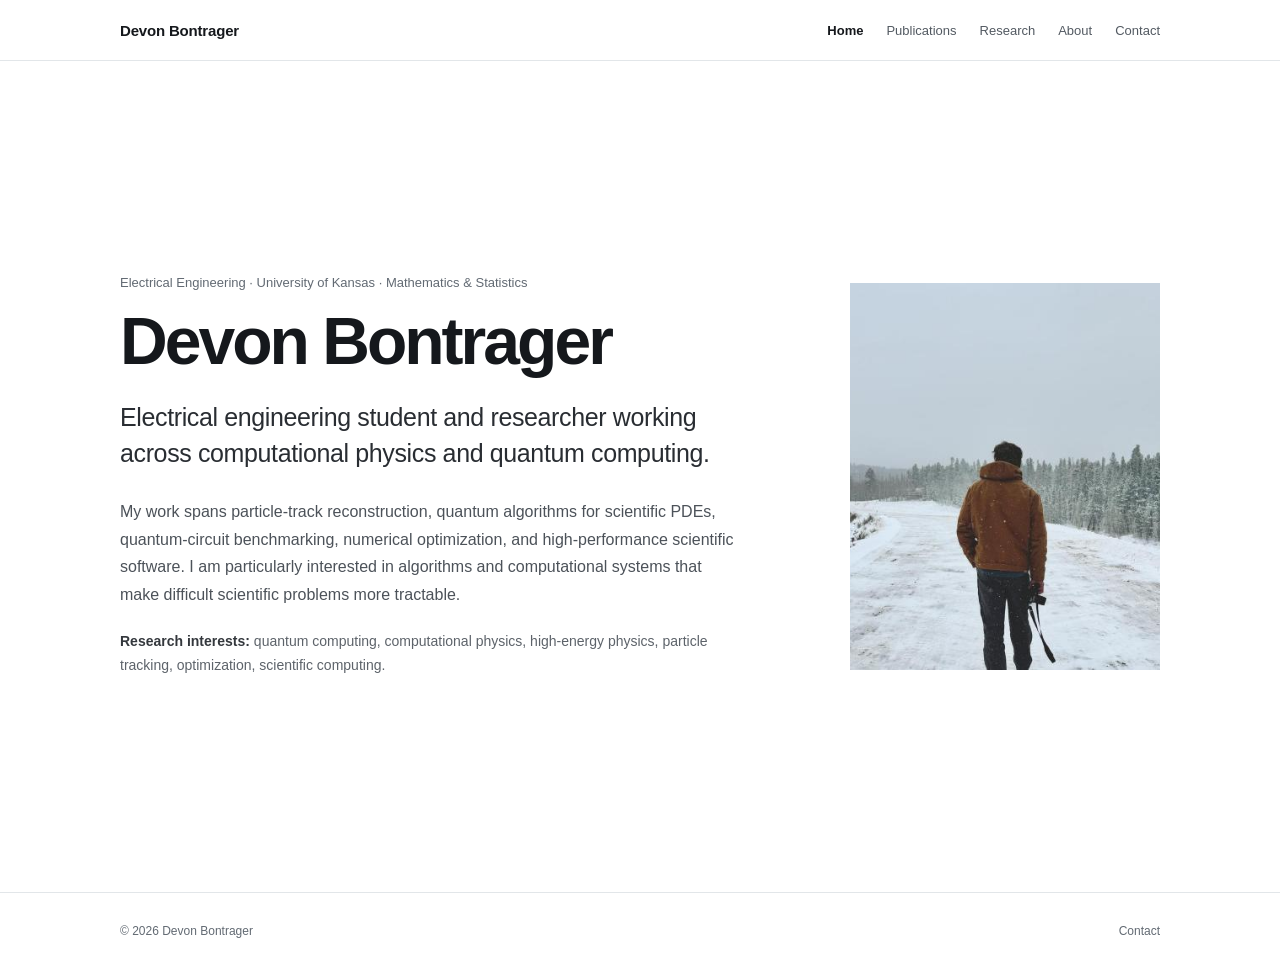
<file: index.html>
<!doctype html>
<html lang="en">
<head>
  <meta charset="utf-8" />
  <meta name="viewport" content="width=device-width, initial-scale=1, viewport-fit=cover" />
  <meta name="theme-color" content="#ffffff" />
  <title>Devon Bontrager</title>
  <meta id="meta-description" name="description" content="Devon Bontrager — research and engineering." />
  <link id="canonical-url" rel="canonical" href="https://dbontr.github.io/" />
  <link rel="stylesheet" href="assets/css/portfolio-core.css" />
  <link rel="stylesheet" href="assets/css/portfolio-sections.css" />
  <link rel="icon" href="assets/images/favicon.svg?v=20260908db3" type="image/svg+xml" />
  <link rel="icon" href="assets/images/favicon.png?v=20260908db3" type="image/png" sizes="512x512" />
  <link rel="shortcut icon" href="assets/images/favicon.ico?v=20260908db3" />
  <link rel="apple-touch-icon" href="assets/images/favicon.png?v=20260908db3" />
</head>
<body data-page="home">
  <a class="skip-link" href="#main">Skip to content</a>
  <div id="site-header"></div>
  <main id="main" class="page-shell" aria-live="polite"></main>
  <div id="site-footer"></div>
  <noscript><main class="page-shell page-main"><p>This site loads its content from JSON and requires JavaScript.</p></main></noscript>
  <script src="assets/js/portfolio-content.js" defer></script>
</body>
</html>
</file>
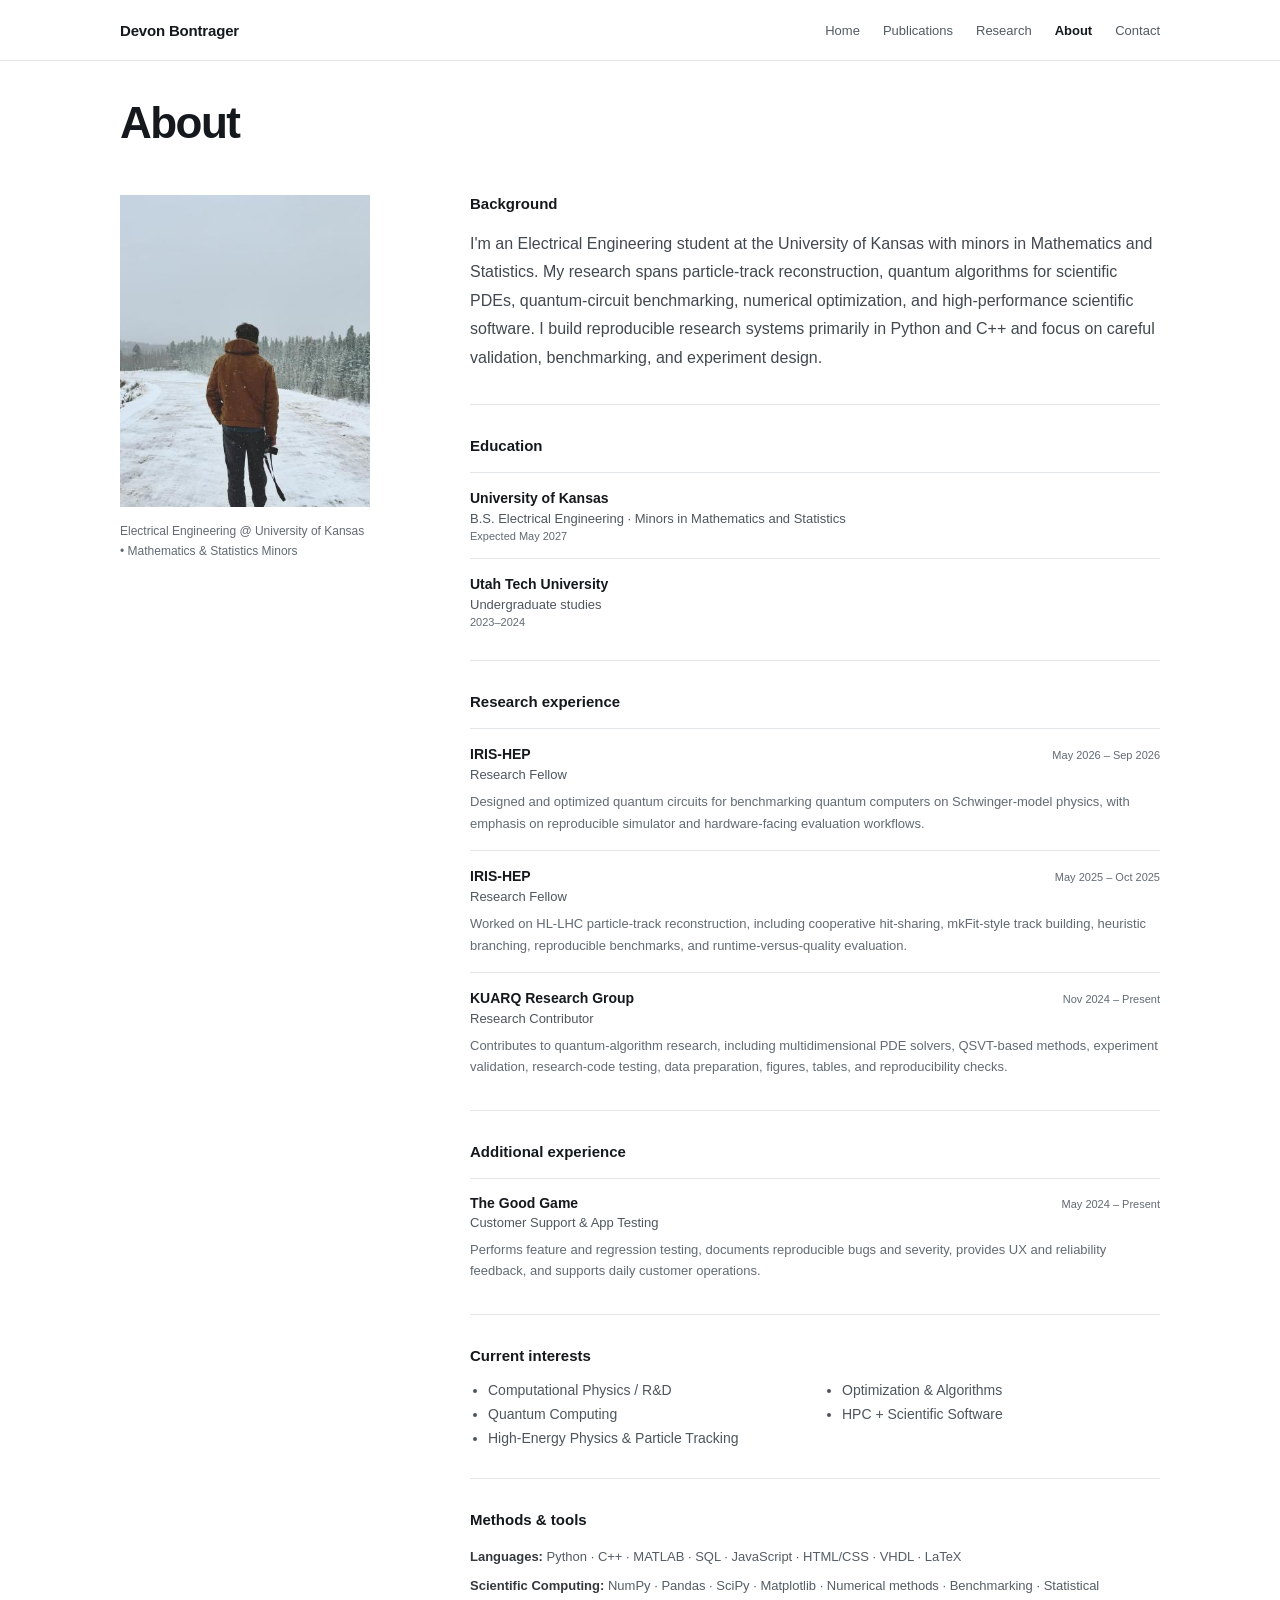
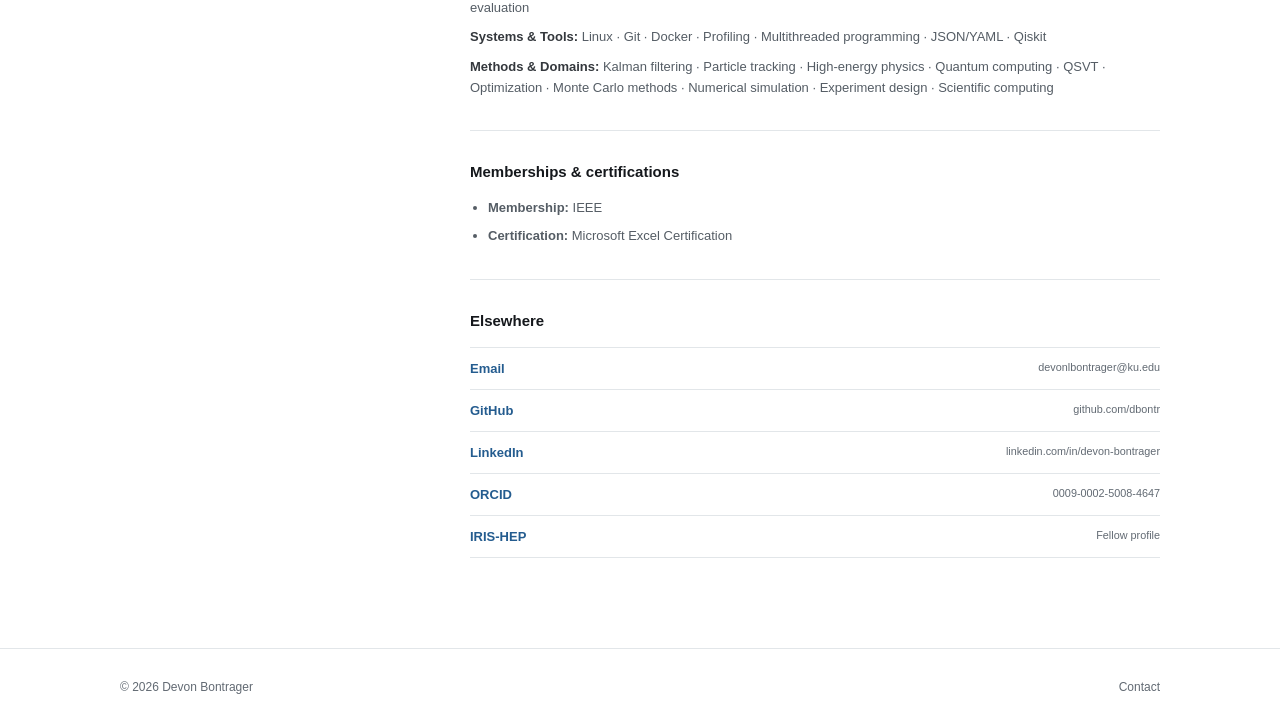
<file: about.html>
<!doctype html>
<html lang="en">
<head>
  <meta charset="utf-8" />
  <meta name="viewport" content="width=device-width, initial-scale=1, viewport-fit=cover" />
  <meta name="theme-color" content="#ffffff" />
  <title>About — Devon Bontrager</title>
  <meta id="meta-description" name="description" content="About Devon Bontrager." />
  <link id="canonical-url" rel="canonical" href="https://dbontr.github.io/about.html" />
  <link rel="stylesheet" href="assets/css/portfolio-core.css" />
  <link rel="stylesheet" href="assets/css/portfolio-sections.css" />
  <link rel="icon" href="assets/images/favicon.svg?v=20260908db3" type="image/svg+xml" />
  <link rel="icon" href="assets/images/favicon.png?v=20260908db3" type="image/png" sizes="512x512" />
  <link rel="shortcut icon" href="assets/images/favicon.ico?v=20260908db3" />
  <link rel="apple-touch-icon" href="assets/images/favicon.png?v=20260908db3" />
</head>
<body data-page="about">
  <a class="skip-link" href="#main">Skip to content</a>
  <div id="site-header"></div>
  <main id="main" class="page-shell page-main" aria-live="polite"></main>
  <div id="site-footer"></div>
  <noscript><main class="page-shell page-main"><p>This site loads its content from JSON and requires JavaScript.</p></main></noscript>
  <script src="assets/js/portfolio-content.js" defer></script>
</body>
</html>
</file>
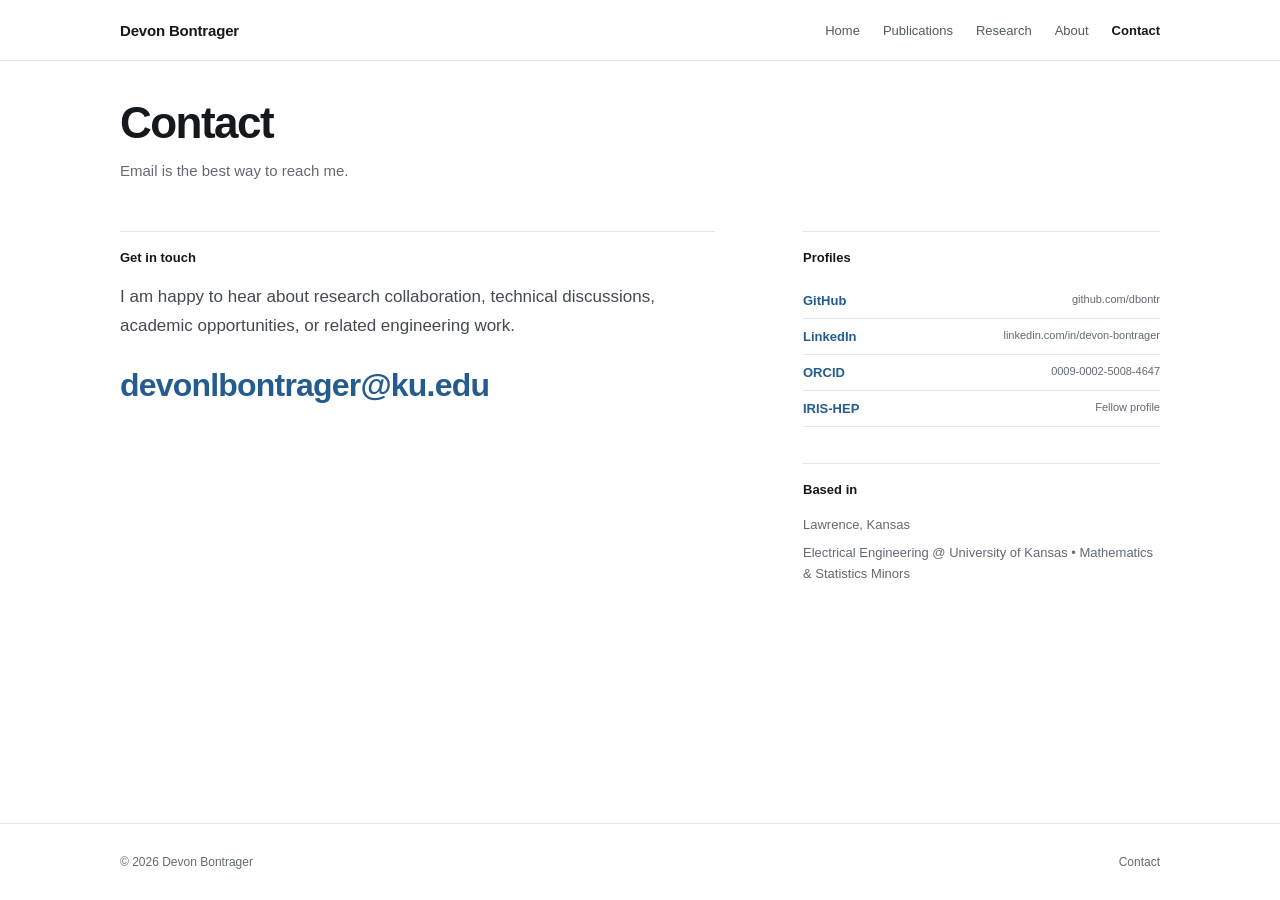
<file: contact.html>
<!doctype html>
<html lang="en">
<head>
  <meta charset="utf-8" />
  <meta name="viewport" content="width=device-width, initial-scale=1, viewport-fit=cover" />
  <meta name="theme-color" content="#ffffff" />
  <title>Contact — Devon Bontrager</title>
  <meta id="meta-description" name="description" content="Contact Devon Bontrager." />
  <link id="canonical-url" rel="canonical" href="https://dbontr.github.io/contact.html" />
  <link rel="stylesheet" href="assets/css/portfolio-core.css" />
  <link rel="stylesheet" href="assets/css/portfolio-sections.css" />
  <link rel="icon" href="assets/images/favicon.svg?v=20260908db3" type="image/svg+xml" />
  <link rel="icon" href="assets/images/favicon.png?v=20260908db3" type="image/png" sizes="512x512" />
  <link rel="shortcut icon" href="assets/images/favicon.ico?v=20260908db3" />
  <link rel="apple-touch-icon" href="assets/images/favicon.png?v=20260908db3" />
</head>
<body data-page="contact">
  <a class="skip-link" href="#main">Skip to content</a>
  <div id="site-header"></div>
  <main id="main" class="page-shell page-main" aria-live="polite"></main>
  <div id="site-footer"></div>
  <noscript><main class="page-shell page-main"><p>This site loads its content from JSON and requires JavaScript.</p></main></noscript>
  <script src="assets/js/portfolio-content.js" defer></script>
</body>
</html>
</file>
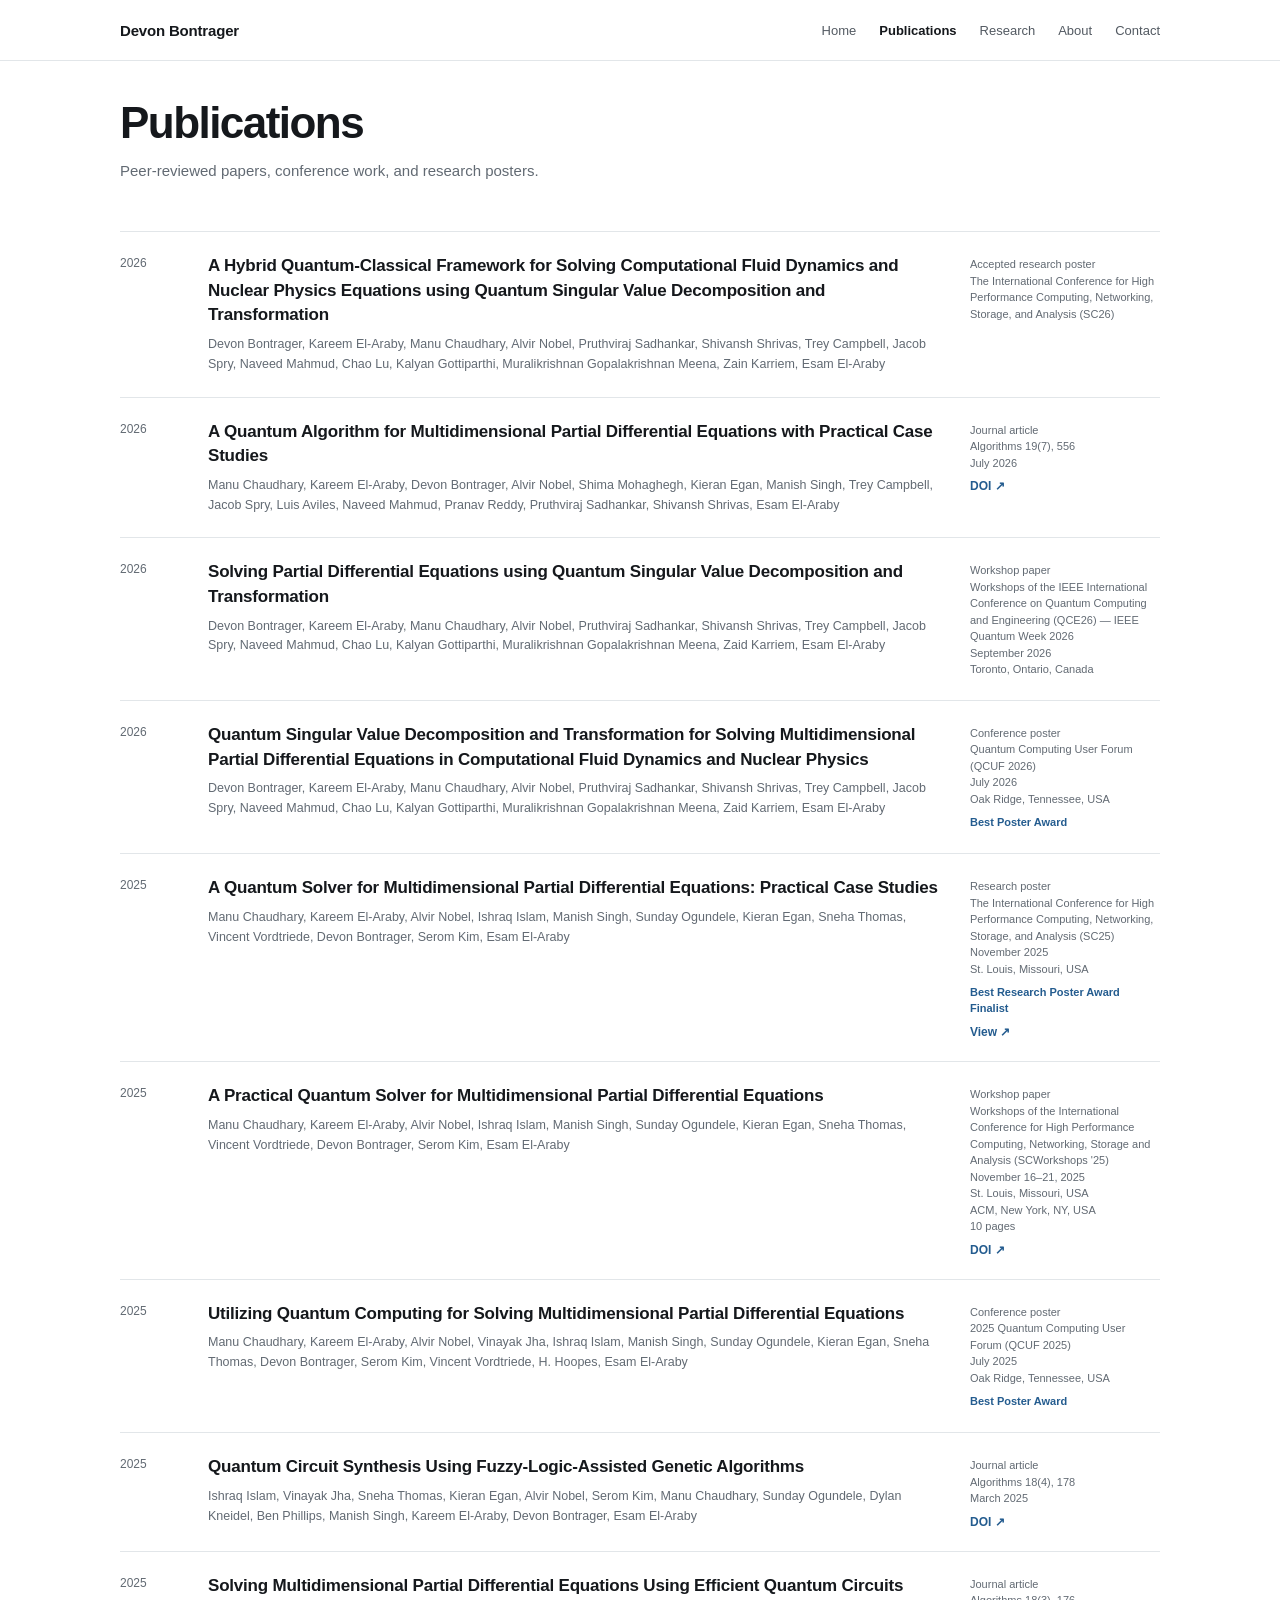
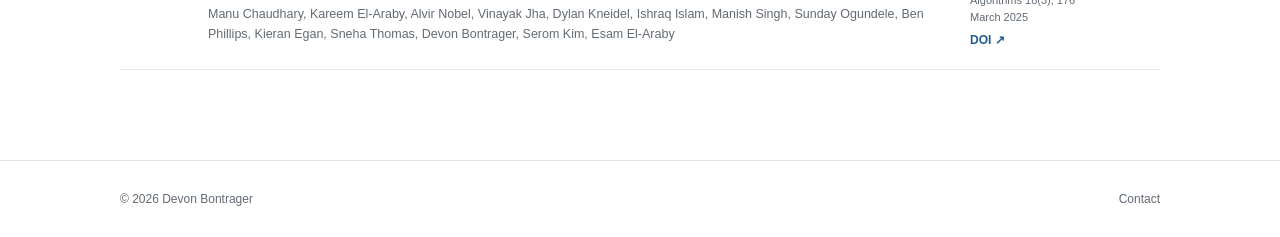
<file: publications.html>
<!doctype html>
<html lang="en">
<head>
  <meta charset="utf-8" />
  <meta name="viewport" content="width=device-width, initial-scale=1, viewport-fit=cover" />
  <meta name="theme-color" content="#ffffff" />
  <title>Publications — Devon Bontrager</title>
  <meta id="meta-description" name="description" content="Publications by Devon Bontrager." />
  <link id="canonical-url" rel="canonical" href="https://dbontr.github.io/publications.html" />
  <link rel="stylesheet" href="assets/css/portfolio-core.css" />
  <link rel="stylesheet" href="assets/css/portfolio-sections.css" />
  <link rel="icon" href="assets/images/favicon.svg?v=20260908db3" type="image/svg+xml" />
  <link rel="icon" href="assets/images/favicon.png?v=20260908db3" type="image/png" sizes="512x512" />
  <link rel="shortcut icon" href="assets/images/favicon.ico?v=20260908db3" />
  <link rel="apple-touch-icon" href="assets/images/favicon.png?v=20260908db3" />
</head>
<body data-page="publications">
  <a class="skip-link" href="#main">Skip to content</a>
  <div id="site-header"></div>
  <main id="main" class="page-shell page-main" aria-live="polite"></main>
  <div id="site-footer"></div>
  <noscript><main class="page-shell page-main"><p>This site loads its content from JSON and requires JavaScript.</p></main></noscript>
  <script src="assets/js/portfolio-content.js" defer></script>
</body>
</html>
</file>
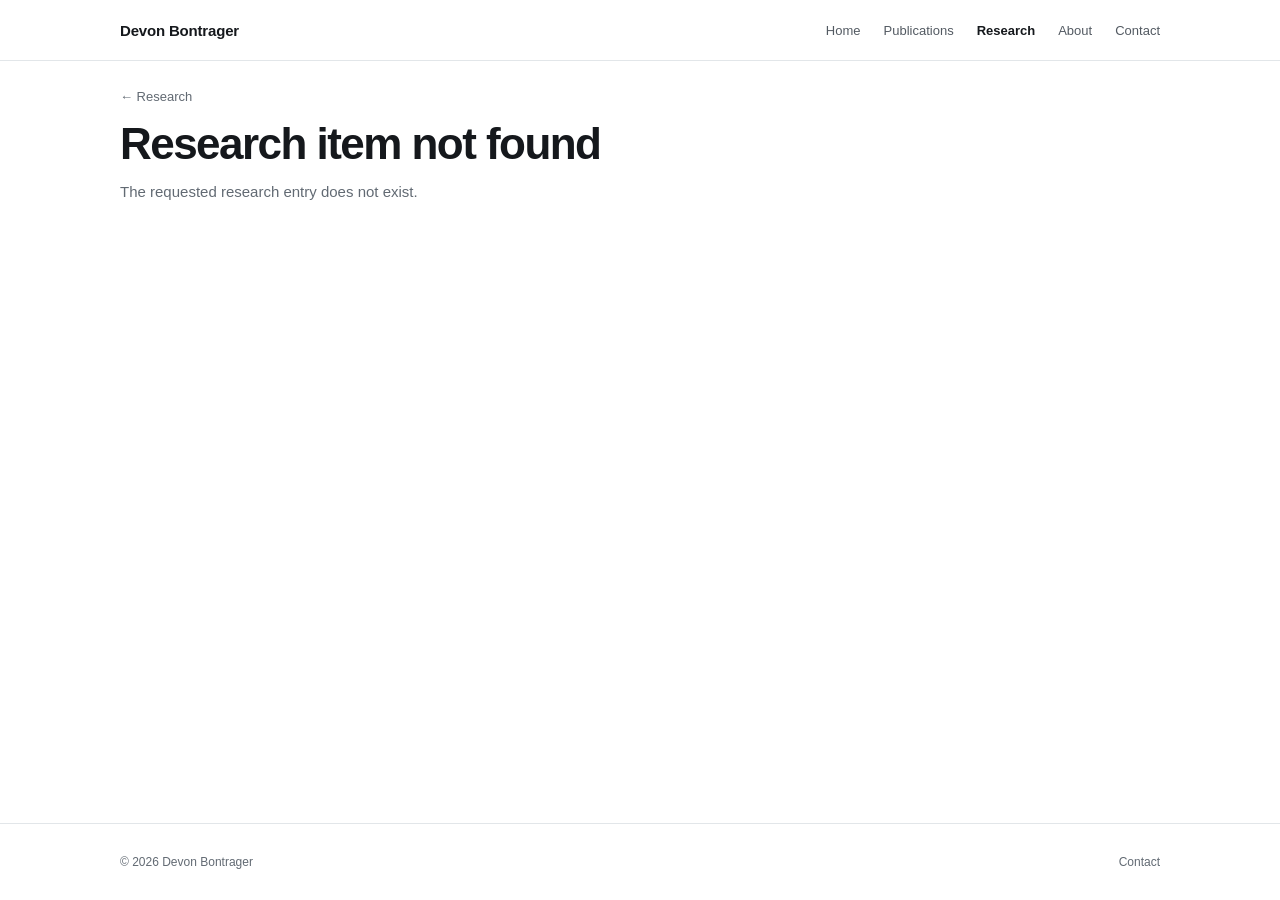
<file: research-item.html>
<!doctype html>
<html lang="en">
<head>
  <meta charset="utf-8" />
  <meta name="viewport" content="width=device-width, initial-scale=1, viewport-fit=cover" />
  <meta name="theme-color" content="#ffffff" />
  <title>Research — Devon Bontrager</title>
  <meta id="meta-description" name="description" content="Research by Devon Bontrager." />
  <link id="canonical-url" rel="canonical" href="https://dbontr.github.io/research-item.html" />
  <link rel="stylesheet" href="assets/css/portfolio-core.css" />
  <link rel="stylesheet" href="assets/css/portfolio-sections.css" />
  <link rel="icon" href="assets/images/favicon.svg?v=20260908db3" type="image/svg+xml" />
  <link rel="icon" href="assets/images/favicon.png?v=20260908db3" type="image/png" sizes="512x512" />
  <link rel="shortcut icon" href="assets/images/favicon.ico?v=20260908db3" />
  <link rel="apple-touch-icon" href="assets/images/favicon.png?v=20260908db3" />
</head>
<body data-page="research-item">
  <a class="skip-link" href="#main">Skip to content</a>
  <div id="site-header"></div>
  <main id="main" class="page-shell page-main" aria-live="polite"></main>
  <div id="site-footer"></div>
  <noscript><main class="page-shell page-main"><p>This site loads its content from JSON and requires JavaScript.</p></main></noscript>
  <script src="assets/js/portfolio-content.js" defer></script>
</body>
</html>
</file>
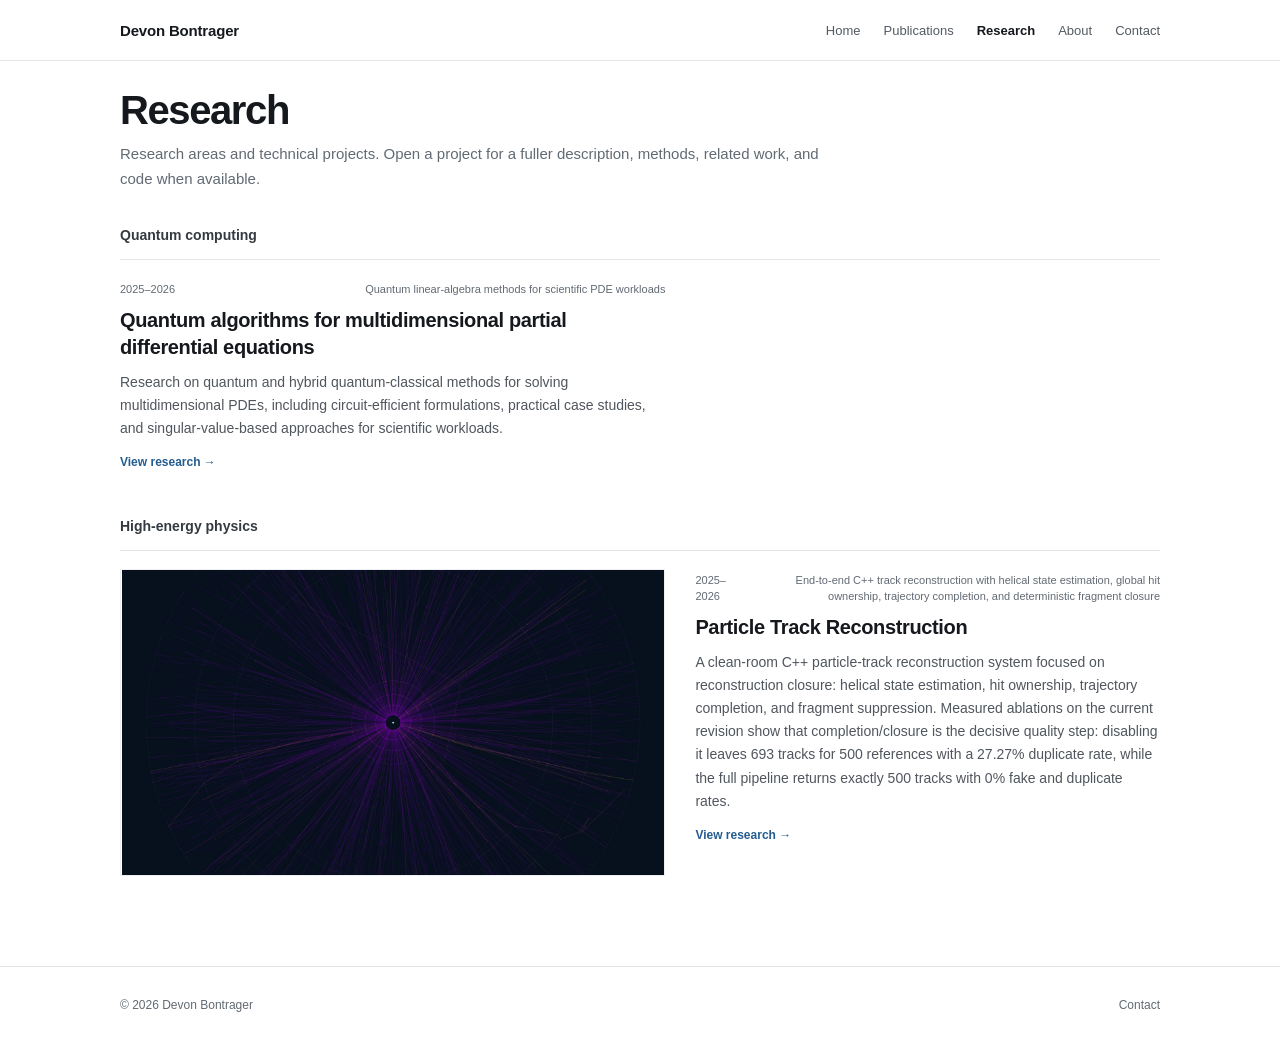
<file: research.html>
<!doctype html>
<html lang="en">
<head>
  <meta charset="utf-8" />
  <meta name="viewport" content="width=device-width, initial-scale=1, viewport-fit=cover" />
  <meta name="theme-color" content="#ffffff" />
  <title>Research — Devon Bontrager</title>
  <meta id="meta-description" name="description" content="Research by Devon Bontrager." />
  <link id="canonical-url" rel="canonical" href="https://dbontr.github.io/research.html" />
  <link rel="stylesheet" href="assets/css/portfolio-core.css" />
  <link rel="stylesheet" href="assets/css/portfolio-sections.css" />
  <link rel="icon" href="assets/images/favicon.svg?v=20260908db3" type="image/svg+xml" />
  <link rel="icon" href="assets/images/favicon.png?v=20260908db3" type="image/png" sizes="512x512" />
  <link rel="shortcut icon" href="assets/images/favicon.ico?v=20260908db3" />
  <link rel="apple-touch-icon" href="assets/images/favicon.png?v=20260908db3" />
</head>
<body data-page="research">
  <a class="skip-link" href="#main">Skip to content</a>
  <div id="site-header"></div>
  <main id="main" class="page-shell page-main" aria-live="polite"></main>
  <div id="site-footer"></div>
  <noscript><main class="page-shell page-main"><p>This site loads its content from JSON and requires JavaScript.</p></main></noscript>
  <script src="assets/js/portfolio-content.js" defer></script>
</body>
</html>
</file>
<file: assets/css/portfolio-core.css>
:root{
  --bg:#ffffff;
  --text:#15181c;
  --muted:#626a73;
  --line:#e2e6e9;
  --soft:#f5f7f9;
  --accent:#245c8f;
  --accent-dark:#173f67;
  --max:1040px;
  --pad:clamp(22px,4.5vw,52px);
  --sans:ui-sans-serif,-apple-system,BlinkMacSystemFont,"Segoe UI",Helvetica,Arial,sans-serif;
}

*{box-sizing:border-box}
html{scroll-behavior:smooth;background:var(--bg)}
body{min-height:100vh;margin:0;background:var(--bg);color:var(--text);font-family:var(--sans);display:flex;flex-direction:column;-webkit-font-smoothing:antialiased;text-rendering:optimizeLegibility}
main{flex:1}
img{display:block;max-width:100%}
::selection{background:#dce8f2;color:var(--text)}
a{color:inherit;text-decoration:none}
a:focus-visible{outline:2px solid var(--accent);outline-offset:3px}

.page-shell{width:min(calc(100% - (var(--pad) * 2)),var(--max));margin-inline:auto}
.skip-link{position:fixed;left:16px;top:12px;z-index:50;padding:9px 12px;background:var(--text);color:#fff;transform:translateY(-150%)}
.skip-link:focus{transform:none}

.site-header{border-bottom:1px solid var(--line);background:rgba(255,255,255,.98)}
.header-inner{min-height:60px;display:flex;align-items:center;justify-content:space-between;gap:32px}
.identity{font-size:15px;font-weight:650;letter-spacing:-.012em;white-space:nowrap}
.site-nav{display:flex;align-items:center;gap:23px;flex-wrap:wrap}
.site-nav a{font-size:13px;color:#535a62}
.site-nav a:hover{color:var(--accent)}
.site-nav a[aria-current="page"]{color:var(--text);font-weight:650}

.home-hero{min-height:calc(100svh - 69px);display:grid;grid-template-columns:minmax(0,1fr) minmax(220px,310px);gap:clamp(56px,9vw,118px);align-items:center;padding:clamp(72px,10vw,126px) 0}
.home-copy{max-width:700px}
.intro-affiliation{margin:0 0 18px;font-size:13px;color:var(--muted)}
.home-copy h1{margin:0;font-size:clamp(46px,6vw,66px);line-height:1.03;font-weight:650;letter-spacing:-.045em}
.intro-role{margin:24px 0 0;max-width:690px;font-size:clamp(20px,2.2vw,25px);line-height:1.43;letter-spacing:-.015em;color:#292d32}
.intro-copy{margin:27px 0 0;max-width:680px;font-size:16px;line-height:1.72;color:#4c5259}
.intro-interests{margin:22px 0 0;max-width:720px;font-size:14px;line-height:1.7;color:#5d636a}
.intro-interests strong{color:#34383d;font-weight:600}
.home-portrait{margin:0;align-self:center}
.home-portrait img{width:100%;aspect-ratio:4/5;object-fit:cover;background:var(--soft)}

.page-main{padding-top:clamp(30px,3vw,42px);padding-bottom:clamp(64px,7vw,92px)}
.page-heading{max-width:760px;margin-bottom:clamp(34px,4vw,48px)}
.page-heading h1{margin:0;font-size:clamp(34px,4vw,44px);line-height:1.08;font-weight:650;letter-spacing:-.035em}
.page-heading p{margin:12px 0 0;max-width:720px;font-size:15px;line-height:1.62;color:var(--muted)}

.site-footer{border-top:1px solid var(--line)}
.footer-inner{min-height:76px;display:flex;align-items:center;justify-content:space-between;gap:24px;font-size:12px;color:var(--muted)}
.footer-inner a:hover{color:var(--accent)}

@media(max-width:760px){
  :root{--pad:20px}
  .header-inner{min-height:0;align-items:flex-start;padding-top:15px;padding-bottom:14px;flex-direction:column;gap:11px}
  .site-nav{gap:10px 17px}
  .site-nav a{font-size:12px}
  .home-hero{min-height:auto;grid-template-columns:1fr;gap:46px;padding:66px 0 80px}
  .home-copy h1{font-size:clamp(42px,12vw,58px)}
  .intro-role{font-size:20px}
  .intro-copy{font-size:15px}
  .home-portrait{width:min(72vw,300px)}
  .page-main{padding-top:30px;padding-bottom:64px}
  .page-heading h1{font-size:38px}
}

@media(max-width:430px){.site-nav{gap:9px 14px}.home-portrait{width:100%}}
@media(prefers-reduced-motion:reduce){html{scroll-behavior:auto}}
</file>
<file: assets/css/portfolio-sections.css>
﻿.publication-list{border-top:1px solid var(--line)}
.publication-item{display:grid;grid-template-columns:64px minmax(0,1fr) 190px;gap:24px;padding:22px 0;border-bottom:1px solid var(--line)}
.publication-index{font-size:12px;line-height:1.5;color:var(--muted);font-variant-numeric:tabular-nums}
.publication-title{margin:0;font-size:17px;line-height:1.45;font-weight:620;letter-spacing:-.012em}
.publication-meta{margin:7px 0 0;font-size:12.5px;line-height:1.58;color:var(--muted)}
.publication-side{display:flex;flex-direction:column;align-items:flex-start;gap:8px;padding-top:2px}
.publication-venue{font-size:11px;line-height:1.5;color:var(--muted)}
.publication-award{font-size:11px;line-height:1.45;font-weight:650;color:var(--accent)}
.publication-link{font-size:12px;font-weight:600;color:var(--accent)}
.publication-link:hover{text-decoration:underline;text-underline-offset:3px}

body[data-page="research"] .page-main{padding-top:clamp(24px,2.2vw,32px)}
body[data-page="research"] .page-heading{margin-bottom:clamp(28px,3vw,36px)}
body[data-page="research"] .page-heading h1{font-size:clamp(32px,3.6vw,40px)}
body[data-page="research"] .page-heading p{margin-top:10px}
.research-groups{display:grid;gap:48px}
.research-group-title{margin:0 0 16px;font-size:14px;font-weight:650;color:#343a40}
.research-grid{display:grid;grid-template-columns:1fr;gap:34px}
.research-card{display:grid;grid-template-columns:minmax(0,1.08fr) minmax(280px,.92fr);gap:30px;border-top:1px solid var(--line);padding-top:18px;align-items:start}
.research-card img{width:100%;aspect-ratio:16/9;object-fit:contain;background:#fff;border:1px solid #edf0f2}
.research-card-body{padding-top:4px}
.research-card-meta{display:flex;justify-content:space-between;gap:16px;margin-bottom:9px;color:var(--muted);font-size:11px;line-height:1.45}
.research-card-meta span:last-child{text-align:right}
.research-card h3{margin:0;font-size:20px;line-height:1.35;font-weight:640;letter-spacing:-.018em}
.research-card p{margin:10px 0 0;font-size:14px;line-height:1.65;color:#50565d}
.research-card-link{display:inline-block;margin-top:15px;font-size:12px;font-weight:620;color:var(--accent)}
.research-card:hover h3,.research-card:hover .research-card-link{color:var(--accent)}

.research-detail-page{padding-top:clamp(24px,2.2vw,32px)}
.back-link{margin:0 0 16px;font-size:13px;color:var(--muted)}
.back-link a:hover{color:var(--accent)}
.research-detail-header{max-width:960px;margin-bottom:22px}
.research-detail-meta{margin:0 0 8px;font-size:12px;color:var(--muted)}
.research-detail-header h1{margin:0;font-size:clamp(32px,3.8vw,42px);line-height:1.08;font-weight:650;letter-spacing:-.035em}
.research-detail-subtitle{margin:10px 0 0;max-width:820px;font-size:16px;line-height:1.48;color:#4b5158}
.research-detail-visual{margin:0 0 38px}
.research-detail-visual img{display:block;width:100%;max-height:620px;object-fit:contain;background:#fff;border:1px solid #edf0f2}
.research-detail-visual figcaption{margin-top:10px;font-size:11px;line-height:1.5;color:var(--muted)}
.research-detail-layout{display:grid;grid-template-columns:minmax(0,1fr) 220px;gap:64px;align-items:start}
.research-detail-body{max-width:720px}
.research-lede{margin:0 0 16px;font-size:16px;line-height:1.68;color:#363c42}
.research-detail-body section{margin-top:34px;padding-top:18px;border-top:1px solid var(--line)}
.research-detail-body h2{margin:0 0 18px;font-size:18px;font-weight:650;letter-spacing:-.015em}
.research-detail-body p,.research-detail-body li{font-size:14px;line-height:1.75;color:#50565d}
.research-detail-body ul{padding-left:20px;margin:14px 0 0}
.research-detail-aside{display:grid;gap:34px;position:sticky;top:28px}
.research-detail-aside>div{padding-top:13px;border-top:1px solid var(--line)}
.aside-label{display:block;margin-bottom:10px;font-size:11px;font-weight:650;color:#343a40}
.research-detail-aside p{margin:0;font-size:12px;line-height:1.65;color:var(--muted)}
.detail-links{display:grid;gap:8px}
.detail-links a{font-size:12px;font-weight:620;color:var(--accent)}
.related-publications{display:grid;border-top:1px solid var(--line)}
.related-publications a{display:grid;grid-template-columns:55px 1fr;gap:18px;padding:15px 0;border-bottom:1px solid var(--line)}
.related-publications span{font-size:11px;color:var(--muted)}
.related-publications strong{font-size:13px;line-height:1.5;font-weight:600}
.related-publications a:hover strong{color:var(--accent)}

.about-layout{display:grid;grid-template-columns:250px minmax(0,1fr);gap:clamp(58px,8vw,100px);align-items:start}
.about-person{margin:0;position:sticky;top:28px}
.about-person img{width:100%;aspect-ratio:4/5;object-fit:cover;background:var(--soft)}
.about-person p{margin:15px 0 0;font-size:12px;line-height:1.6;color:var(--muted)}
.about-content{display:grid;gap:0}
.about-section-block{padding:0 0 32px;margin:0 0 32px;border-bottom:1px solid var(--line)}
.about-section-block:last-child{border-bottom:0;margin-bottom:0;padding-bottom:0}
.about-section-block h2{margin:0 0 18px;font-size:15px;font-weight:650}
.about-bio{margin:0;font-size:16px;line-height:1.78;color:#42484f}
.about-record{padding:16px 0;border-top:1px solid var(--line)}
.about-record:last-child{padding-bottom:0}
.about-record strong{font-size:14px;font-weight:650}
.about-record span{display:block;margin-top:4px;font-size:13px;color:#4f565d}
.about-record small{display:block;margin-top:4px;font-size:11px;color:var(--muted)}
.about-record p{margin:9px 0 0;font-size:13px;line-height:1.65;color:var(--muted)}
.about-record-heading{display:flex;justify-content:space-between;gap:20px;align-items:baseline}
.about-record-heading small{margin:0;white-space:nowrap}
.about-record a:hover strong{color:var(--accent)}
.about-focus-list{margin:0;padding-left:18px;columns:2;column-gap:36px}
.about-focus-list li{break-inside:avoid;margin-bottom:8px;font-size:14px;color:#4e555c}
.skills-groups{display:grid;gap:8px}.skills-line{margin:0;font-size:13px;line-height:1.65;color:#555d65}.skills-line strong{color:#34383d;font-weight:650}.about-professional-list{margin:0;padding-left:18px}.about-professional-list li{margin:0 0 7px;font-size:13px;line-height:1.6;color:#555d65}.about-professional-list li:last-child{margin-bottom:0}
.profile-link-list{display:grid;border-top:1px solid var(--line)}
.profile-link-list a{display:flex;justify-content:space-between;gap:24px;padding:13px 0;border-bottom:1px solid var(--line);font-size:13px}
.profile-link-list a span{font-weight:600;color:var(--accent)}
.profile-link-list a small{color:var(--muted)}

.contact-page{min-height:calc(100vh - 161px)}
.contact-layout{display:grid;grid-template-columns:minmax(0,1.25fr) minmax(270px,.75fr);gap:clamp(52px,7vw,88px);padding-top:0}
.contact-primary{padding-top:18px;border-top:1px solid var(--line)}
.contact-primary h2,.contact-aside h2{margin:0 0 18px;font-size:13px;font-weight:650}
.contact-primary p{margin:0;max-width:590px;font-size:17px;line-height:1.7;color:#434a51}
.contact-email{display:inline-block;margin-top:26px;font-size:clamp(22px,3vw,32px);font-weight:620;letter-spacing:-.025em;color:var(--accent)}
.contact-email:hover{text-decoration:underline;text-underline-offset:5px}
.contact-aside{display:grid;gap:36px}
.contact-aside section{padding-top:18px;border-top:1px solid var(--line)}
.contact-aside p{margin:0 0 7px;font-size:13px;line-height:1.6;color:var(--muted)}
.contact-profile-list{display:grid}
.contact-profile-list a{display:flex;justify-content:space-between;gap:18px;padding:10px 0;border-bottom:1px solid var(--line)}
.contact-profile-list span{font-size:13px;font-weight:600;color:var(--accent)}
.contact-profile-list small{font-size:11px;color:var(--muted);text-align:right}

.load-note{margin:22px 0 0;font-size:13px;color:var(--muted)}

@media(max-width:820px){
  .publication-item{grid-template-columns:56px minmax(0,1fr);gap:16px}
  .publication-side{grid-column:2;flex-direction:row;flex-wrap:wrap;align-items:center;margin-top:4px}
  .publication-venue{width:100%}
  .research-detail-layout{grid-template-columns:1fr;gap:50px}
  .research-detail-aside{position:static;grid-template-columns:1fr 1fr}
  .about-layout{grid-template-columns:210px minmax(0,1fr);gap:48px}
  .contact-layout{grid-template-columns:1fr;gap:70px}
}

@media(max-width:760px){
  .research-card{grid-template-columns:1fr;gap:18px}
  .research-card-body{padding-top:0}
}

@media(max-width:640px){
  body[data-page="research"] .page-main,.research-detail-page{padding-top:24px}
  body[data-page="research"] .page-heading{margin-bottom:26px}
  .research-detail-header h1{font-size:32px}
  .research-grid{grid-template-columns:1fr;gap:38px}
  .research-card-meta{display:block}.research-card-meta span{display:block}.research-card-meta span:last-child{text-align:left;margin-top:4px}
  .research-detail-visual{margin-bottom:44px}
  .research-detail-aside{grid-template-columns:1fr}
  .about-layout{grid-template-columns:1fr;gap:44px}
  .about-person{position:static;width:min(68vw,260px)}
  .about-focus-list{columns:1}
}

@media(max-width:480px){
  .publication-item{grid-template-columns:1fr;gap:8px}
  .publication-side{grid-column:1}
  .about-record-heading{display:block}.about-record-heading small{margin-top:5px}
  .profile-link-list a,.contact-profile-list a{display:block}.profile-link-list small,.contact-profile-list small{display:block;margin-top:4px;text-align:left}
}

.research-metrics{display:grid;grid-template-columns:repeat(3,minmax(0,1fr));gap:1px;margin:26px 0 8px;padding:0;background:var(--line);border:1px solid var(--line)}
.research-metrics>div{min-width:0;padding:18px 16px;background:var(--bg)}
.research-metrics dt{margin:0;font-size:24px;line-height:1.1;font-weight:650;letter-spacing:-.03em;color:var(--text);font-variant-numeric:tabular-nums}
.research-metrics dd{margin:7px 0 0;font-size:12px;line-height:1.45;color:#464d54}
.research-metrics small{display:block;margin-top:4px;font-size:10px;line-height:1.45;color:var(--muted)}
.research-inline-figure{margin:30px 0 2px}
.research-inline-figure img{width:100%;height:auto;background:#fff;border:1px solid #edf0f2}
.research-inline-figure figcaption{margin-top:9px;font-size:10.5px;line-height:1.55;color:var(--muted)}

@media(max-width:560px){
  .research-metrics{grid-template-columns:1fr}
  .research-metrics dt{font-size:22px}
}
</file>
